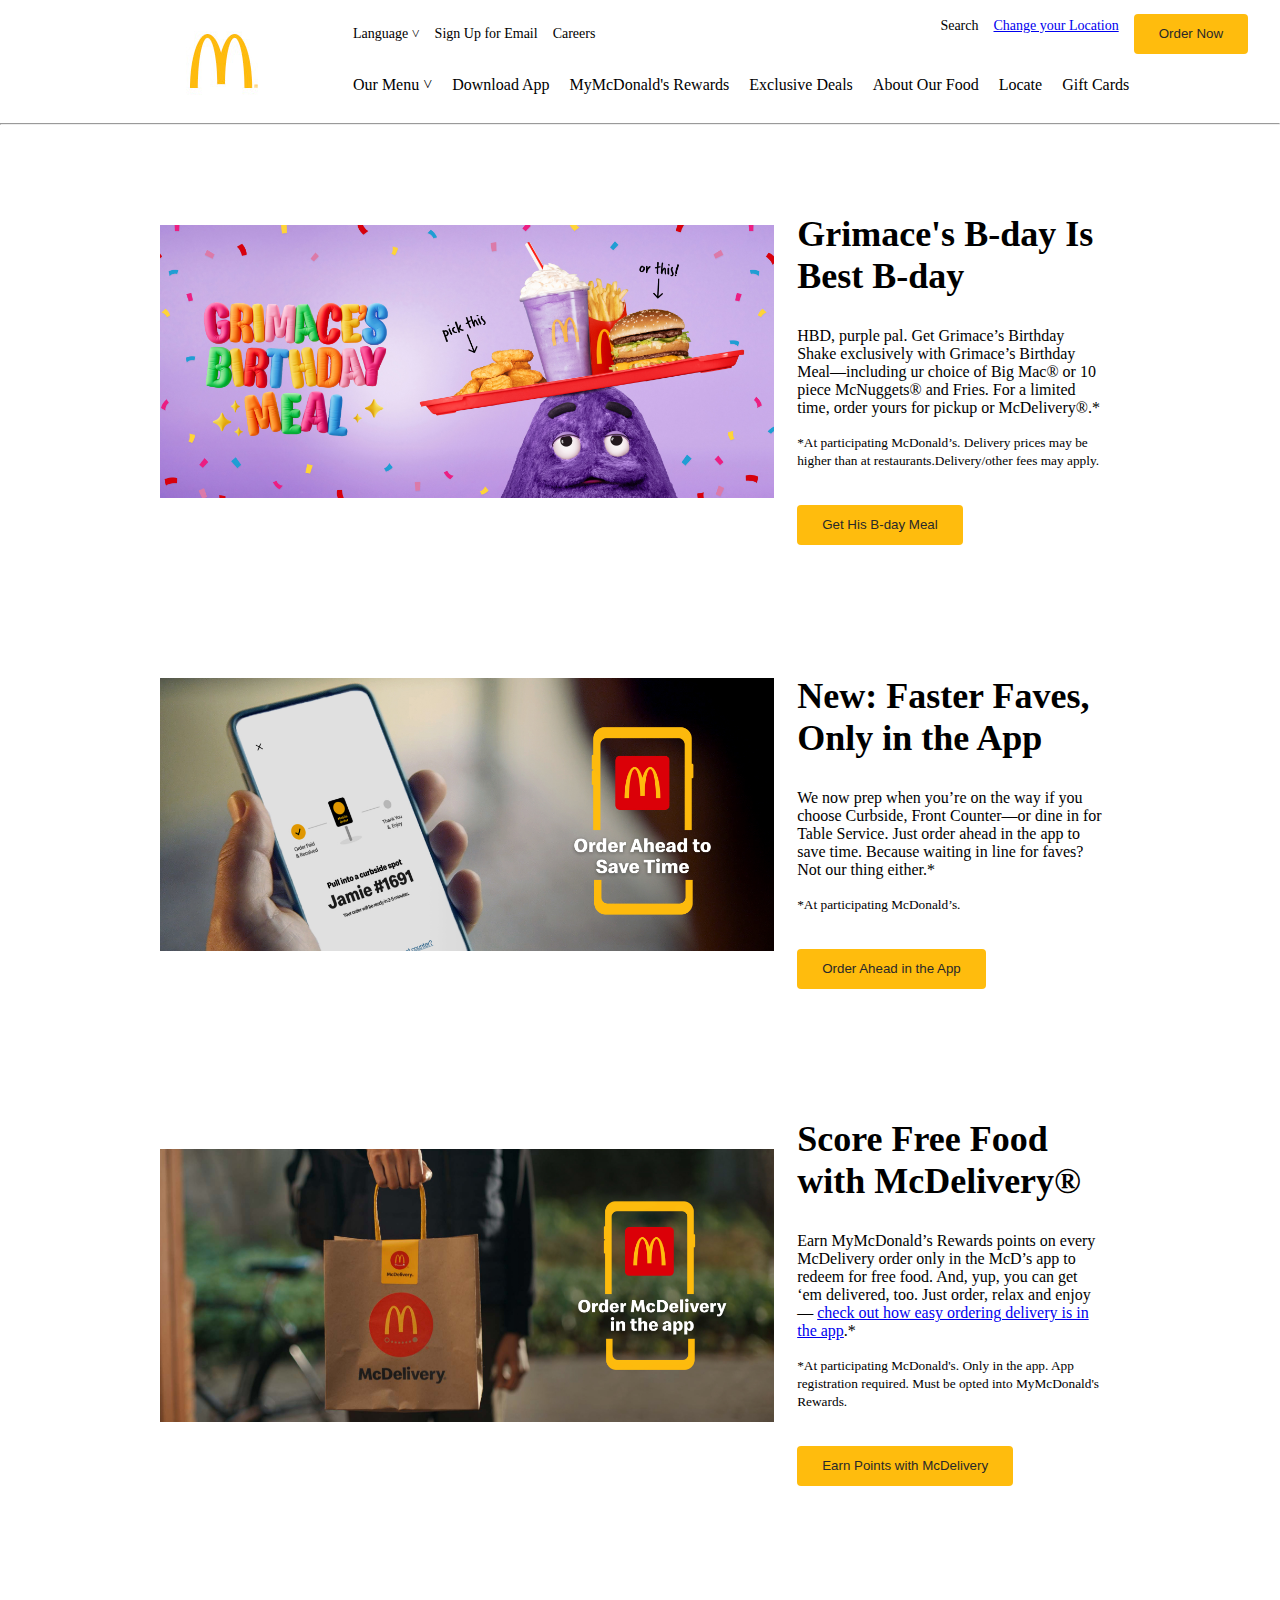
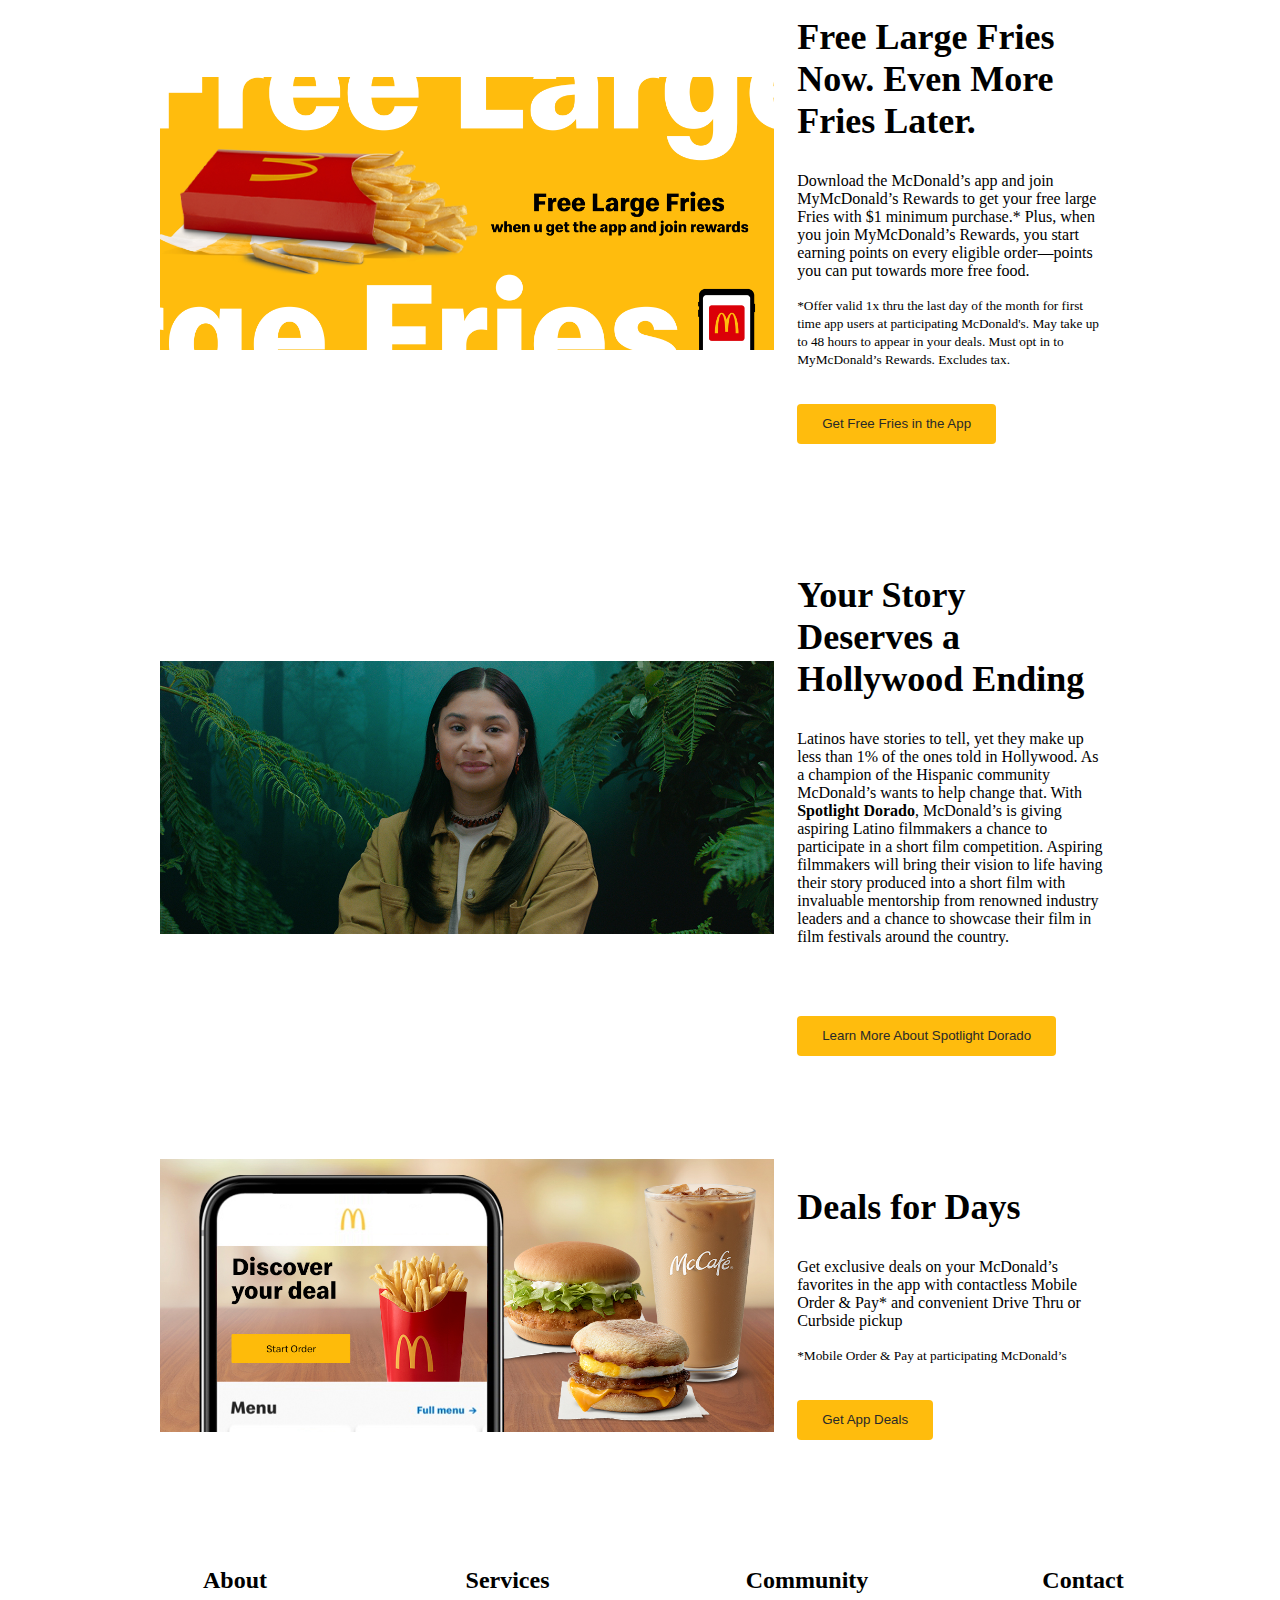
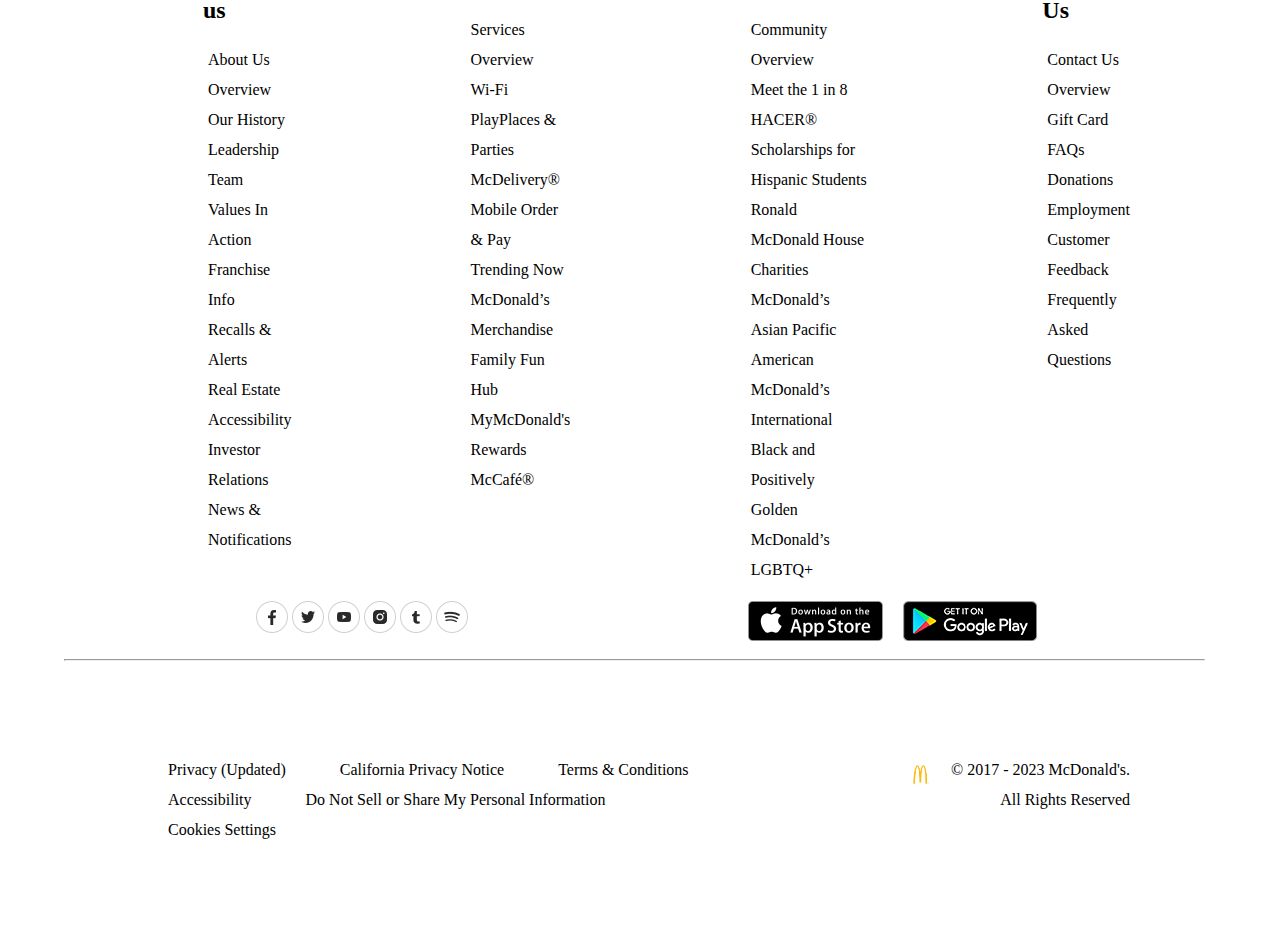
<file: index.html>
<!DOCTYPE html>
<html lang="en">
<head>
    <meta charset="UTF-8">
    <meta name="viewport" content="width=device-width, initial-scale=1.0">
    <title>McDonald's</title>
</head>
  <link rel="stylesheet" href="Mc.css" type="text/css">
<body>
   <div>
    <div class="border">
        <div class="border-logo">
          <img src="McDonald's image/arches-logo_108x108.jpg" alt="Mcdonald">
        </div>
        <div class="header">
        <div class="header-top">
            <div class="top-left">
            <ul>
                <li>Language ˅</li>
                <li>Sign Up for Email</li>
                <li>Careers</li>
            </ul>
        </div>
        <div class="top-right">
            <ul>
                <li>Search</li>
                <li><a href="https://www.mcdonalds.com/us/en-us/restaurant-locator.html"> Change your Location</a></li>
                <li><button>Order Now</button></li>
            </ul>
        </div>

        </div>
        <div class="header-down">
           <ul>
            <li>Our Menu ˅</li>
            <li>Download App</li>
            <li>MyMcDonald's Rewards</li>
            <li>Exclusive Deals</li>
            <li>About Our Food</li>
            <li>Locate</li>
            <li>Gift Cards</li>
           </ul>

        </div>
    </div>
    </div>
   </div>
   <hr style="color: rgb(246, 243, 243);">
<div class="feature">
    <div class="row">
       <div class="img-div">
         <img src="McDonald's image/crimaces.jpg" class="image">
       </div>
       <div class="para">
         <h2>Grimace's B-day Is Best B-day</h2>
         <p>HBD, purple pal. Get Grimace’s Birthday Shake exclusively with Grimace’s Birthday Meal—including ur choice of Big Mac® or 10 piece McNuggets® and Fries. For a limited time, order yours for pickup or McDelivery®.* </p>
         <small>*At participating McDonald’s. Delivery prices may be higher than at restaurants.Delivery/other fees may apply.</small>
         <br>
         <br>
         <br>
         <button>Get His B-day Meal</button>

       </div>
    </div>
    <div class="row">
        <div class="img-div">
          <img src="McDonald's image/new signing.jpg" class="image">
        </div>
        <div class="para">
          <h2> New: Faster Faves, Only in the App</h2>
          <p>We now prep when you’re on the way if you choose Curbside, Front Counter—or dine in for Table Service. Just order ahead in the app to save time. Because waiting in line for faves? Not our thing either.*</p>
          <small>*At participating McDonald’s.</small>
          <br>
          <br>
          <br>
          <button>Order Ahead in the App</button>
 
        </div>
    </div>
     <div class="row">
        <div class="img-div">
          <img src="McDonald's image/delivery.jpg" class="image">
        </div>
        <div class="para">
          <h2>Score Free Food with McDelivery®</h2>
          <p>Earn MyMcDonald’s Rewards points on every McDelivery order only in the McD’s app to redeem for free food. And, yup, you can get ‘em delivered, too. Just order, relax and enjoy— <a href="https://www.mcdonalds.com/us/en-us/download-app.html#download-app">check out how easy ordering delivery is in the app</a>.* </p>
          <small>*At participating McDonald's. Only in the app. App registration required. Must be opted into MyMcDonald's Rewards.</small>
          <br>
          <br>
          <br>
          <button>Earn Points with McDelivery</button>
 
        </div>
     </div>
     <div class="row">
        <div class="img-div">
          <img src="McDonald's image/free  fries.jpg" class="image">
        </div>
        <div class="para">
          <h2>Free Large Fries Now. Even More Fries Later.</h2>
          <p>Download the McDonald’s app and join MyMcDonald’s Rewards to get your free large Fries with $1 minimum purchase.* Plus, when you join MyMcDonald’s Rewards, you start earning points on every eligible order—points you can put towards more free food.</p>
          <small>*Offer valid 1x thru the last day of the month for first time app users at participating McDonald's. May take up to 48 hours to appear in your deals. Must opt in to MyMcDonald’s Rewards. Excludes tax.</small>
          <br>
          <br>
          <br>
          <button>Get Free Fries in the App</button>
 
        </div>
     </div>
     <div class="row">
        <div class="img-div">
          <img src="McDonald's image/dorado.jpg" class="image">
        </div>
        <div class="para">
          <h2>Your Story Deserves a Hollywood Ending</h2>
          <p>Latinos have stories to tell, yet they make up less than 1% of the ones told in Hollywood. As a champion of the Hispanic community McDonald’s wants to help change that. With <strong>Spotlight Dorado</strong>, McDonald’s is giving aspiring Latino filmmakers a chance to participate in a short film competition. Aspiring filmmakers will bring their vision to life having their story produced into a short film with invaluable mentorship from renowned industry leaders and a chance to showcase their film in film festivals around the country.</p>
          <small></small>
          <br>
          <br>
          <br>
          <button>Learn More About Spotlight Dorado</button>
 
        </div>
     </div>
     <div class="row">
        <div class="img-div">
          <img src="McDonald's image/deals of days.jpg" class="image">
        </div>
        <div class="para">
          <h2>Deals for Days</h2>
          <p>Get exclusive deals on your McDonald’s favorites in the app with contactless Mobile Order & Pay* and convenient Drive Thru or Curbside pickup </p>
          <small>*Mobile Order & Pay at participating McDonald’s</small>
          <br>
          <br>
          <br>
          <button>Get App Deals</button>
 
        </div>
     </div>
</div>
<div class="footer">
   <div class="footer-main">
    <nav>
        <ul class="list-box">
            <li>
                <div>
                    <h2>About us</h2>
                </div>
                <div>
                    <ul>
                        <li>About Us Overview</li>
                        <li>Our History</li>
                        <li>Leadership Team</li>
                        <li>Values In Action</li>
                        <li>Franchise Info</li>
                        <li>Recalls & Alerts</li>
                        <li>Real Estate</li>
                        <li>Accessibility</li>
                        <li>Investor Relations</li>
                        <li>News & Notifications</li>
                    </ul>
                </div>
            </li>
            <li>
                <div>
                    <h2>Services</h2>
                </div>
                <div>
                    <ul>
                        <li>Services Overview</li>
                        <li>Wi-Fi</li>
                        <li>PlayPlaces & Parties</li>
                        <li>McDelivery®</li>
                        <li>Mobile Order & Pay</li>
                        <li>Trending Now</li>
                        <li>McDonald’s Merchandise</li>
                        <li>Family Fun Hub</li>
                        <li>MyMcDonald's Rewards</li>
                        <li>McCafé®</li>
                    </ul>
                </div>
            </li>
            <li>
                <div>
                    <h2>Community</h2>
                </div>
                <div>
                    <ul>
                        <li>Community Overview</li>
                        <li>Meet the 1 in 8</li>
                        <li>HACER® Scholarships for</li>
                        <li>Hispanic Students</li>
                        <li>Ronald McDonald House</li>
                        <li>Charities</li>
                        <li>McDonald’s Asian Pacific</li>
                        <li>American</li>
                        <li>McDonald’s International</li>
                        <li>Black and Positively</li>
                        <li>Golden</li>
                        <li>McDonald’s LGBTQ+</li>
                    </ul>
                </div>
            </li>
            <li>
                <div>
                    <h2>Contact Us</h2>
                </div>
                <div>
                    <ul>
                        <li>Contact Us Overview</li>
                        <li>Gift Card FAQs</li>
                        <li>Donations</li>
                        <li>Employment</li>
                        <li>Customer Feedback</li>
                        <li>Frequently Asked</li>
                        <li>Questions</li>
                    </ul>
                </div>
            </li>
        </ul>
    </nav>
    <div>
        <div class="footer-top">
            <div class="icon">
                <span><img src="McDonald's image/facebook icon.png" alt=""></span>
                <span><img src="McDonald's image/twitter icon.png" alt=""></span>
                <span><img src="McDonald's image/youtube icon.png" alt=""></span>
                <span><img src="McDonald's image/instagram icon.png" alt=""></span>
                <span><img src="McDonald's image/tumblr icon.png" alt=""></span>
                <span><img src="McDonald's image/spotify icon.png" alt=""></span>
            </div>
            <div class="store">
                <span><img src="McDonald's image/apple store_badge.png" alt=""></span>
                <span><img src="McDonald's image/google_play_badge.png" alt=""></span>
            </div>
        </div>
    </div>
    <hr>
   </div>
   <div class="footer-bottom">
    <div>
      <ul>
        <li>Privacy (Updated)</li>
        <li>California Privacy Notice</li>
        <li>Terms & Conditions</li>
        <li>Accessibility</li>
        <li>Do Not Sell or Share My Personal Information</li>
        <li>Cookies Settings</li>
      </ul>
    </div>
    <div class="footer-text">
        <img src="McDonald's image/footer logo.jpg" alt="">
        <p>© 2017 - 2023 McDonald's. All Rights Reserved</p>
    </div>
   </div>



</div>
</body>
</html>
</file>
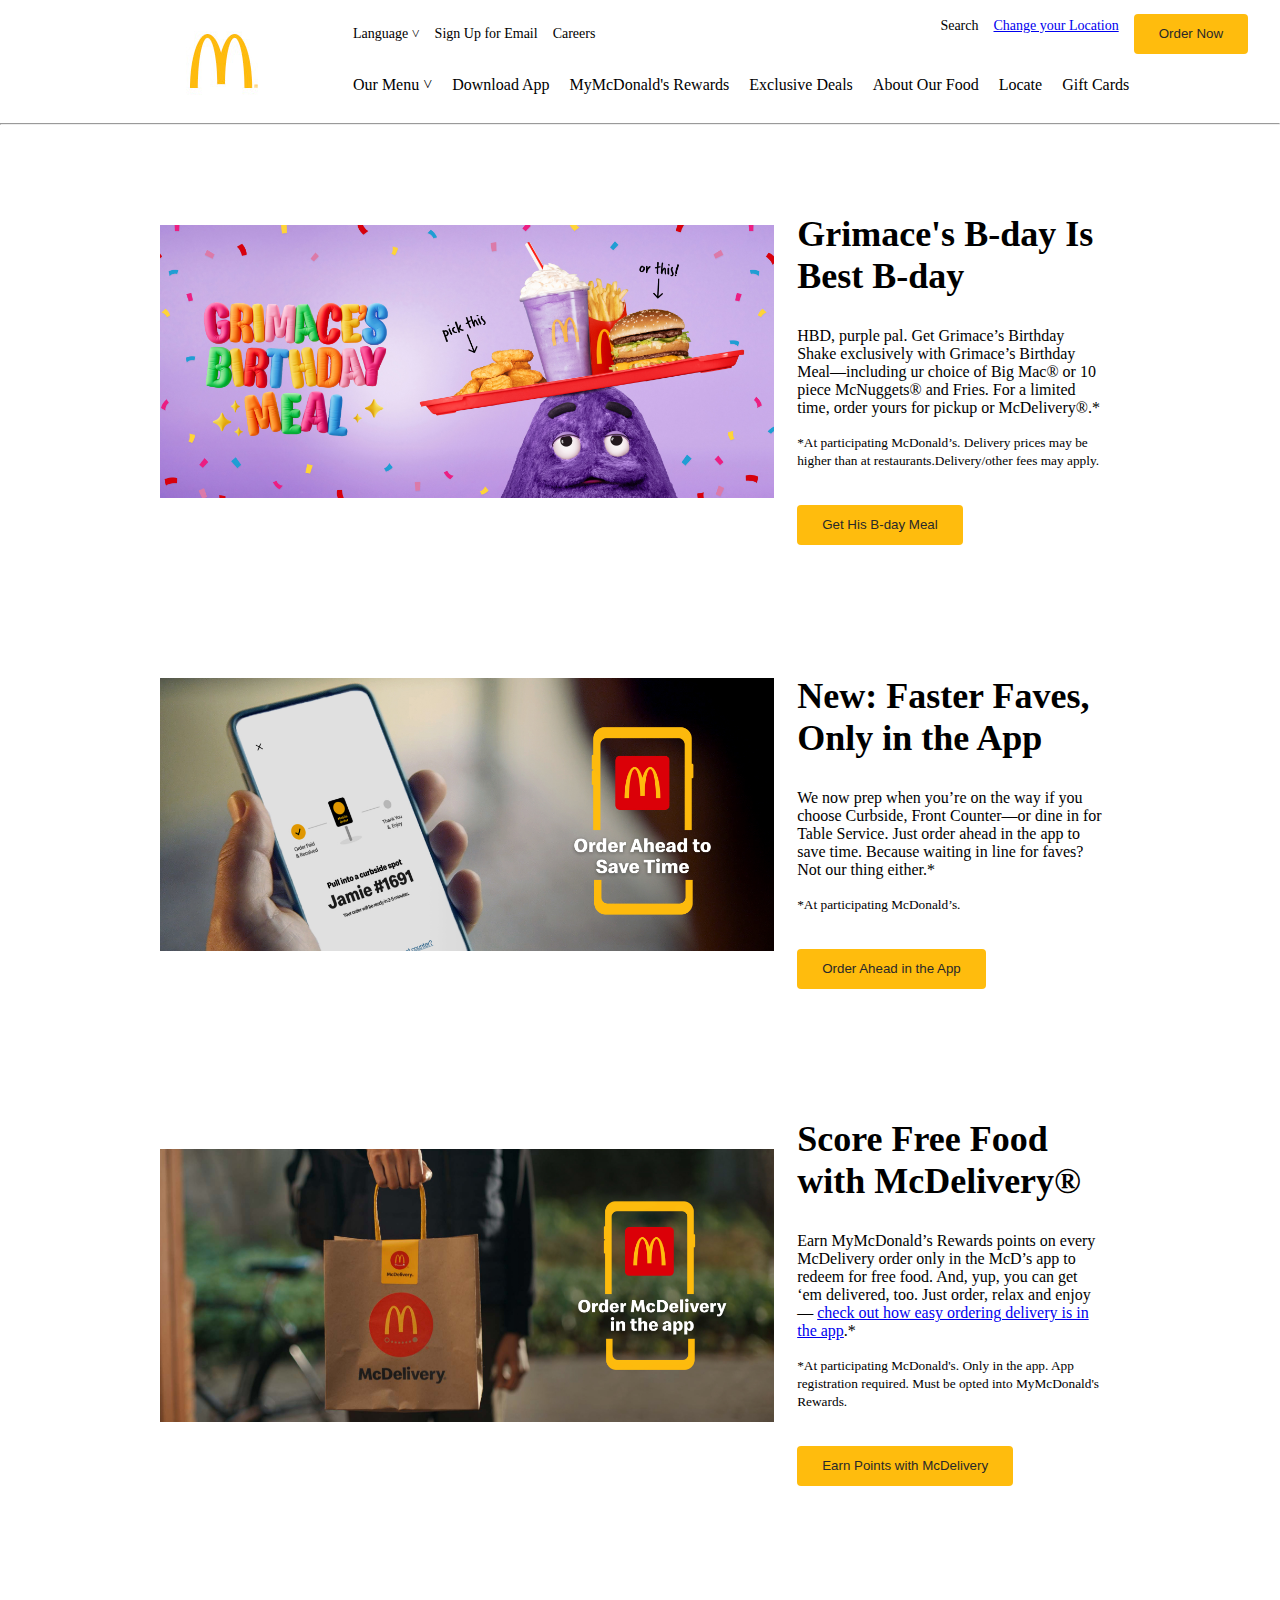
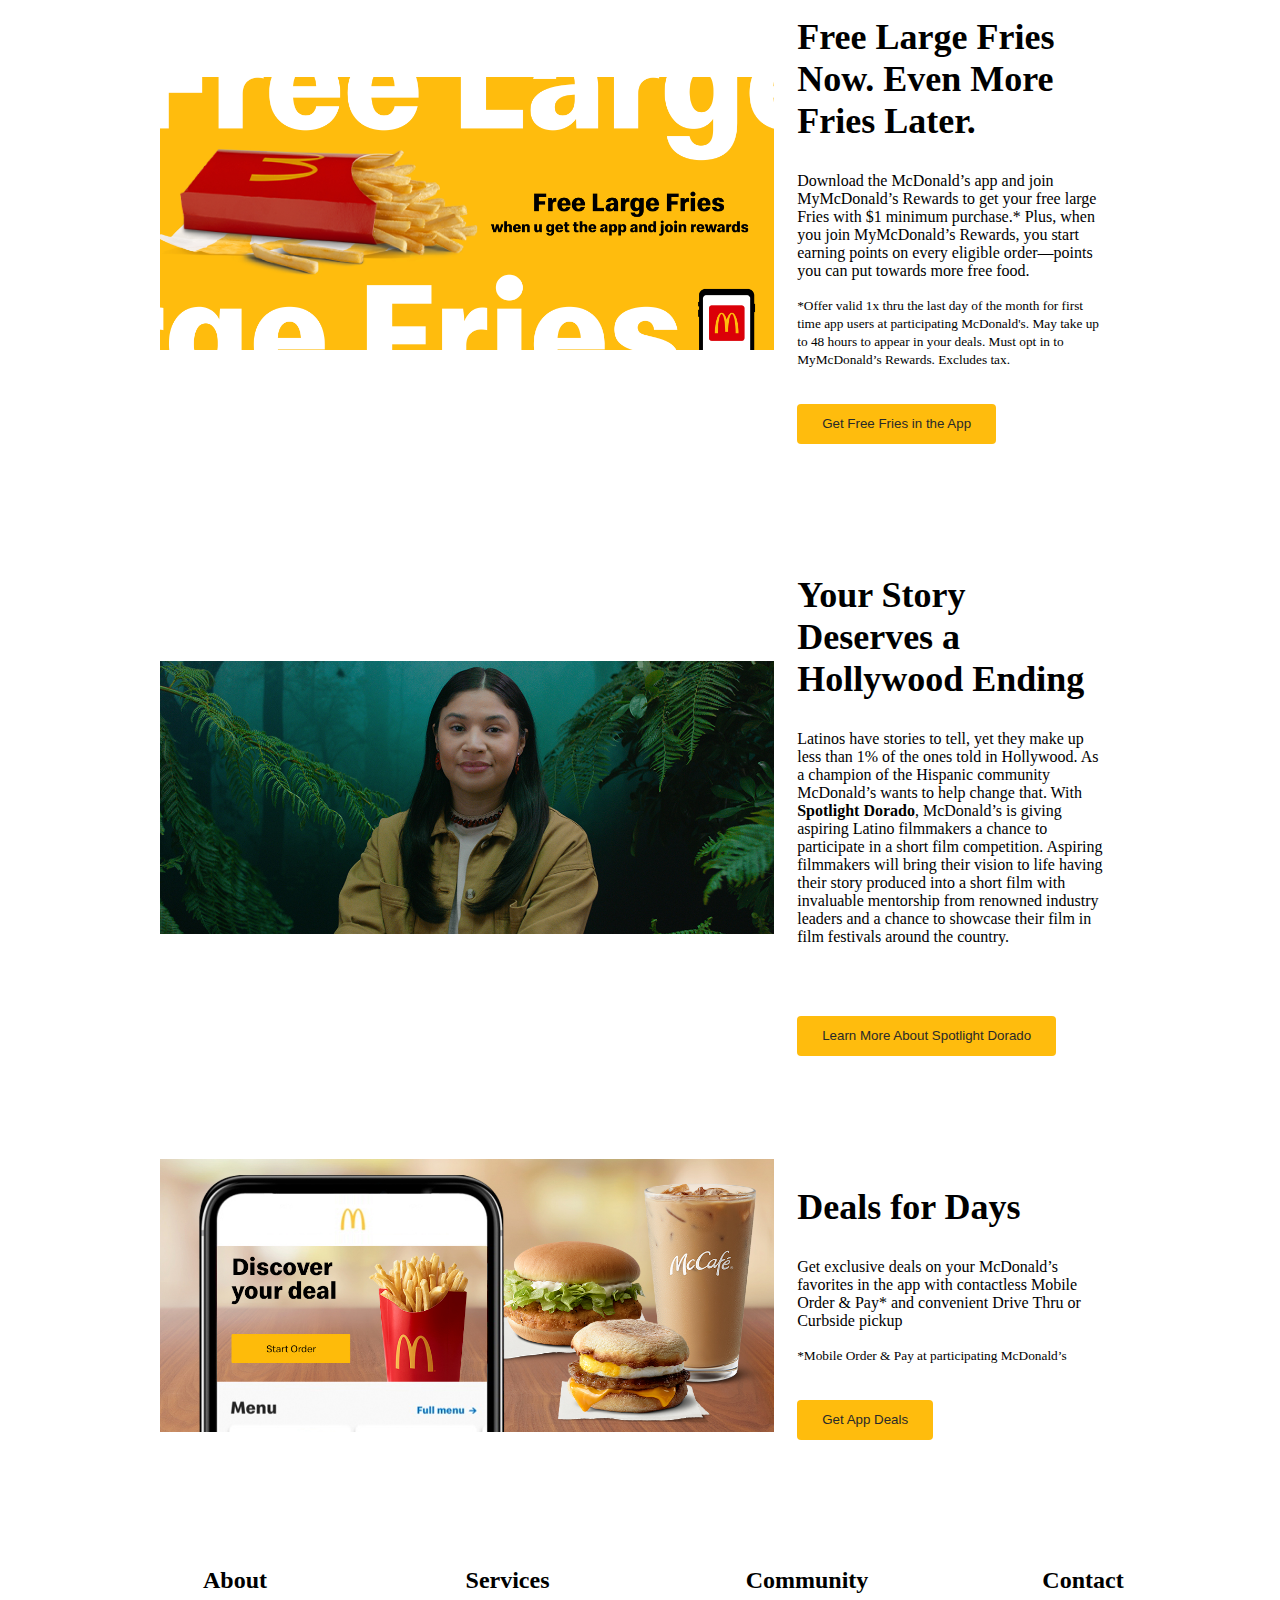
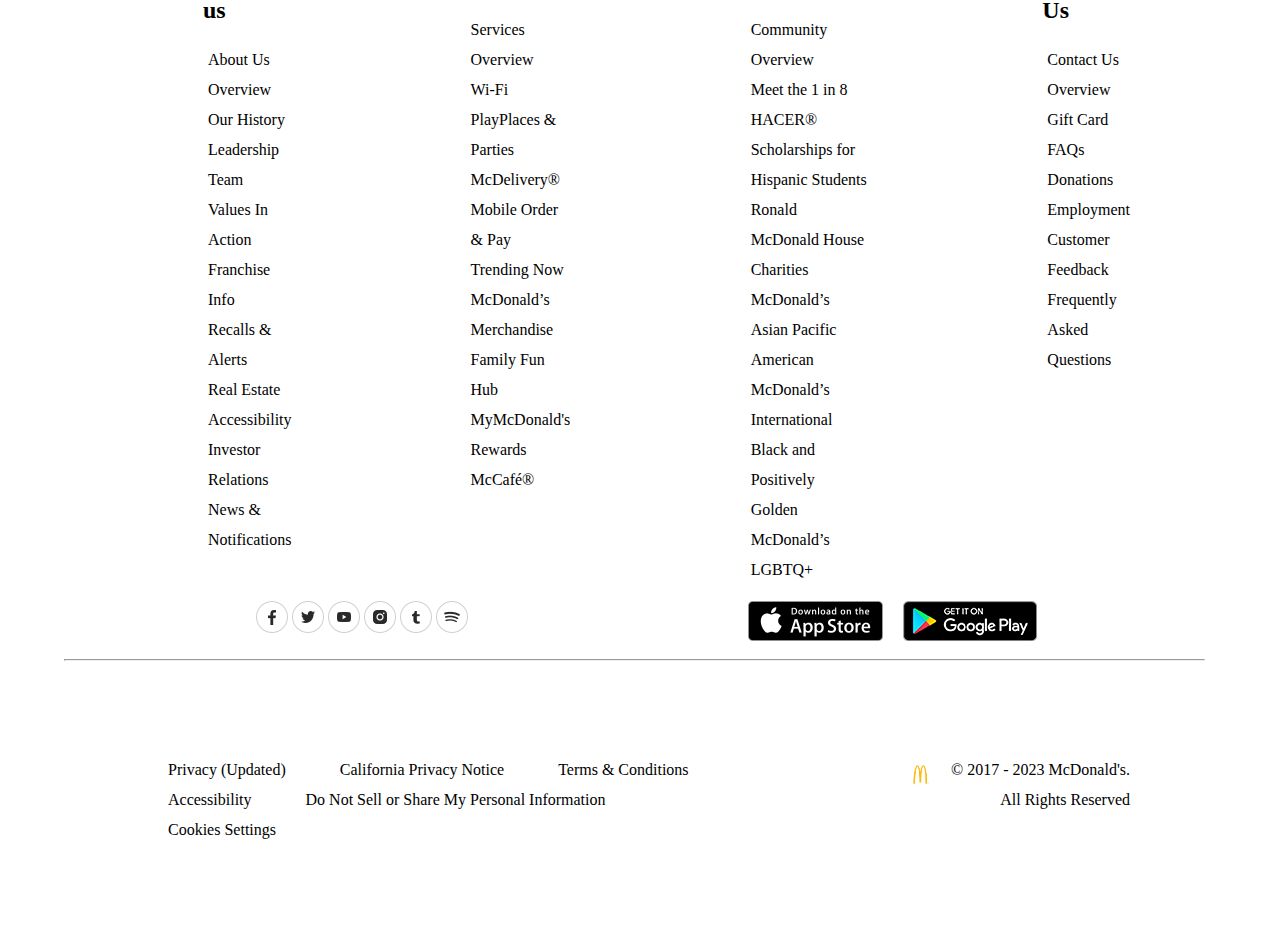
<file: Mc.html>
<!DOCTYPE html>
<html lang="en">
<head>
    <meta charset="UTF-8">
    <meta name="viewport" content="width=device-width, initial-scale=1.0">
    <title>McDonald's</title>
</head>
  <link rel="stylesheet" href="Mc.css" type="text/css">
<body>
   <div>
    <div class="border">
        <div class="border-logo">
          <img src="McDonald's image/arches-logo_108x108.jpg" alt="Mcdonald">
        </div>
        <div class="header">
        <div class="header-top">
            <div class="top-left">
            <ul>
                <li>Language ˅</li>
                <li>Sign Up for Email</li>
                <li>Careers</li>
            </ul>
        </div>
        <div class="top-right">
            <ul>
                <li>Search</li>
                <li><a href="https://www.mcdonalds.com/us/en-us/restaurant-locator.html"> Change your Location</a></li>
                <li><button>Order Now</button></li>
            </ul>
        </div>

        </div>
        <div class="header-down">
           <ul>
            <li>Our Menu ˅</li>
            <li>Download App</li>
            <li>MyMcDonald's Rewards</li>
            <li>Exclusive Deals</li>
            <li>About Our Food</li>
            <li>Locate</li>
            <li>Gift Cards</li>
           </ul>

        </div>
    </div>
    </div>
   </div>
   <hr style="color: rgb(246, 243, 243);">
<div class="feature">
    <div class="row">
       <div class="img-div">
         <img src="McDonald's image/crimaces.jpg" class="image">
       </div>
       <div class="para">
         <h2>Grimace's B-day Is Best B-day</h2>
         <p>HBD, purple pal. Get Grimace’s Birthday Shake exclusively with Grimace’s Birthday Meal—including ur choice of Big Mac® or 10 piece McNuggets® and Fries. For a limited time, order yours for pickup or McDelivery®.* </p>
         <small>*At participating McDonald’s. Delivery prices may be higher than at restaurants.Delivery/other fees may apply.</small>
         <br>
         <br>
         <br>
         <button>Get His B-day Meal</button>

       </div>
    </div>
    <div class="row">
        <div class="img-div">
          <img src="McDonald's image/new signing.jpg" class="image">
        </div>
        <div class="para">
          <h2> New: Faster Faves, Only in the App</h2>
          <p>We now prep when you’re on the way if you choose Curbside, Front Counter—or dine in for Table Service. Just order ahead in the app to save time. Because waiting in line for faves? Not our thing either.*</p>
          <small>*At participating McDonald’s.</small>
          <br>
          <br>
          <br>
          <button>Order Ahead in the App</button>
 
        </div>
    </div>
     <div class="row">
        <div class="img-div">
          <img src="McDonald's image/delivery.jpg" class="image">
        </div>
        <div class="para">
          <h2>Score Free Food with McDelivery®</h2>
          <p>Earn MyMcDonald’s Rewards points on every McDelivery order only in the McD’s app to redeem for free food. And, yup, you can get ‘em delivered, too. Just order, relax and enjoy— <a href="https://www.mcdonalds.com/us/en-us/download-app.html#download-app">check out how easy ordering delivery is in the app</a>.* </p>
          <small>*At participating McDonald's. Only in the app. App registration required. Must be opted into MyMcDonald's Rewards.</small>
          <br>
          <br>
          <br>
          <button>Earn Points with McDelivery</button>
 
        </div>
     </div>
     <div class="row">
        <div class="img-div">
          <img src="McDonald's image/free  fries.jpg" class="image">
        </div>
        <div class="para">
          <h2>Free Large Fries Now. Even More Fries Later.</h2>
          <p>Download the McDonald’s app and join MyMcDonald’s Rewards to get your free large Fries with $1 minimum purchase.* Plus, when you join MyMcDonald’s Rewards, you start earning points on every eligible order—points you can put towards more free food.</p>
          <small>*Offer valid 1x thru the last day of the month for first time app users at participating McDonald's. May take up to 48 hours to appear in your deals. Must opt in to MyMcDonald’s Rewards. Excludes tax.</small>
          <br>
          <br>
          <br>
          <button>Get Free Fries in the App</button>
 
        </div>
     </div>
     <div class="row">
        <div class="img-div">
          <img src="McDonald's image/dorado.jpg" class="image">
        </div>
        <div class="para">
          <h2>Your Story Deserves a Hollywood Ending</h2>
          <p>Latinos have stories to tell, yet they make up less than 1% of the ones told in Hollywood. As a champion of the Hispanic community McDonald’s wants to help change that. With <strong>Spotlight Dorado</strong>, McDonald’s is giving aspiring Latino filmmakers a chance to participate in a short film competition. Aspiring filmmakers will bring their vision to life having their story produced into a short film with invaluable mentorship from renowned industry leaders and a chance to showcase their film in film festivals around the country.</p>
          <small></small>
          <br>
          <br>
          <br>
          <button>Learn More About Spotlight Dorado</button>
 
        </div>
     </div>
     <div class="row">
        <div class="img-div">
          <img src="McDonald's image/deals of days.jpg" class="image">
        </div>
        <div class="para">
          <h2>Deals for Days</h2>
          <p>Get exclusive deals on your McDonald’s favorites in the app with contactless Mobile Order & Pay* and convenient Drive Thru or Curbside pickup </p>
          <small>*Mobile Order & Pay at participating McDonald’s</small>
          <br>
          <br>
          <br>
          <button>Get App Deals</button>
 
        </div>
     </div>
</div>
<div class="footer">
   <div class="footer-main">
    <nav>
        <ul class="list-box">
            <li>
                <div>
                    <h2>About us</h2>
                </div>
                <div>
                    <ul>
                        <li>About Us Overview</li>
                        <li>Our History</li>
                        <li>Leadership Team</li>
                        <li>Values In Action</li>
                        <li>Franchise Info</li>
                        <li>Recalls & Alerts</li>
                        <li>Real Estate</li>
                        <li>Accessibility</li>
                        <li>Investor Relations</li>
                        <li>News & Notifications</li>
                    </ul>
                </div>
            </li>
            <li>
                <div>
                    <h2>Services</h2>
                </div>
                <div>
                    <ul>
                        <li>Services Overview</li>
                        <li>Wi-Fi</li>
                        <li>PlayPlaces & Parties</li>
                        <li>McDelivery®</li>
                        <li>Mobile Order & Pay</li>
                        <li>Trending Now</li>
                        <li>McDonald’s Merchandise</li>
                        <li>Family Fun Hub</li>
                        <li>MyMcDonald's Rewards</li>
                        <li>McCafé®</li>
                    </ul>
                </div>
            </li>
            <li>
                <div>
                    <h2>Community</h2>
                </div>
                <div>
                    <ul>
                        <li>Community Overview</li>
                        <li>Meet the 1 in 8</li>
                        <li>HACER® Scholarships for</li>
                        <li>Hispanic Students</li>
                        <li>Ronald McDonald House</li>
                        <li>Charities</li>
                        <li>McDonald’s Asian Pacific</li>
                        <li>American</li>
                        <li>McDonald’s International</li>
                        <li>Black and Positively</li>
                        <li>Golden</li>
                        <li>McDonald’s LGBTQ+</li>
                    </ul>
                </div>
            </li>
            <li>
                <div>
                    <h2>Contact Us</h2>
                </div>
                <div>
                    <ul>
                        <li>Contact Us Overview</li>
                        <li>Gift Card FAQs</li>
                        <li>Donations</li>
                        <li>Employment</li>
                        <li>Customer Feedback</li>
                        <li>Frequently Asked</li>
                        <li>Questions</li>
                    </ul>
                </div>
            </li>
        </ul>
    </nav>
    <div>
        <div class="footer-top">
            <div class="icon">
                <span><img src="McDonald's image/facebook icon.png" alt=""></span>
                <span><img src="McDonald's image/twitter icon.png" alt=""></span>
                <span><img src="McDonald's image/youtube icon.png" alt=""></span>
                <span><img src="McDonald's image/instagram icon.png" alt=""></span>
                <span><img src="McDonald's image/tumblr icon.png" alt=""></span>
                <span><img src="McDonald's image/spotify icon.png" alt=""></span>
            </div>
            <div class="store">
                <span><img src="McDonald's image/apple store_badge.png" alt=""></span>
                <span><img src="McDonald's image/google_play_badge.png" alt=""></span>
            </div>
        </div>
    </div>
    <hr>
   </div>
   <div class="footer-bottom">
    <div>
      <ul>
        <li>Privacy (Updated)</li>
        <li>California Privacy Notice</li>
        <li>Terms & Conditions</li>
        <li>Accessibility</li>
        <li>Do Not Sell or Share My Personal Information</li>
        <li>Cookies Settings</li>
      </ul>
    </div>
    <div class="footer-text">
        <img src="McDonald's image/footer logo.jpg" alt="">
        <p>© 2017 - 2023 McDonald's. All Rights Reserved</p>
    </div>
   </div>



</div>
</body>
</html>
</file>
<file: Mc.css>
body{
    margin: 0;
}
.border{
   display: flex;
   padding-left: 170px;
   padding-top: 7px;
}
.border-logo{
    width: 81pt;
    height: 81pt;
    display: inline;
    
}
.header-top{
    display: flex;
    height: 40pt;
    justify-content: center;
    align-items: center;

}
.header ul li{
    cursor: pointer;
}
.header-top ul{
    display: flex;
    list-style: none;
   margin-left: 20px;
   font-size: 14px;
   line-height: 24px;
}
.header-top ul li{
    padding-left: 15px;
}

.header-down
{
    display: flex;
    height: 40pt;

}
.header-down ul{
    display: flex;
    list-style: none;
    margin-left: 15px;
    font-size: 1pc;
    justify-content: space-between;
}
.header-down ul li{
    padding-left: 20px ;
}
button{
    background: #ffbc0d;
    color: #292929;
    line-height: 24px;
    display: inline-block;
    border: none;
    cursor: pointer;
    border-radius: 4px;
    padding: 8px 25px;
}
.top-left{
    padding-right: 120px;

}
.top-right{
    padding-left: 150px;
}
.row{
    display: flex;
    align-items: center;
    flex-direction: wrap;
    padding: 50px;

}
.img-div{
    width: 52%;
    margin-left: 110px;
}
.image{
    width: 100%;
    
}
.para{
    width: 26%;
  padding-left: 2%;
  padding-right: 12px;
}
.para h2{
    font-size: 36px;
    font-weight: 700;
}
.footer ul li{
    list-style: none;
    cursor: pointer;
}
nav{
    display: block;
    display: flex;
}
.list-box{
    display: flex;
}
.footer div{
    padding-left: 64px;
    line-height: 30px;
    margin-right: 75px;
}
.footer h2{
    padding-left: 35px;
}
.store{
    display: flex;
    margin-left: 15%;
}
.footer-top{
    display: grid;
    grid-template-columns: 1fr 1fr ;
    

}
.footer-main{
    padding-top: 40px;
    padding-bottom: 70px;
}
.footer-bottom{
    display:grid;
    grid-template-columns: 2fr 1fr;
    
}
.footer{
    margin-bottom: 70px;
}
.footer-bottom ul{
    display: flex;
    flex-wrap: wrap;
}
.footer-bottom ul li{
    margin-right: 54px;
}
.footer-bottom img{
    width: 10%;
    height: 30%;
    padding-top: 17px;
    padding-left: 20px;
}
.footer-text{
    display: flex;
    text-align: right;

}
</file>
